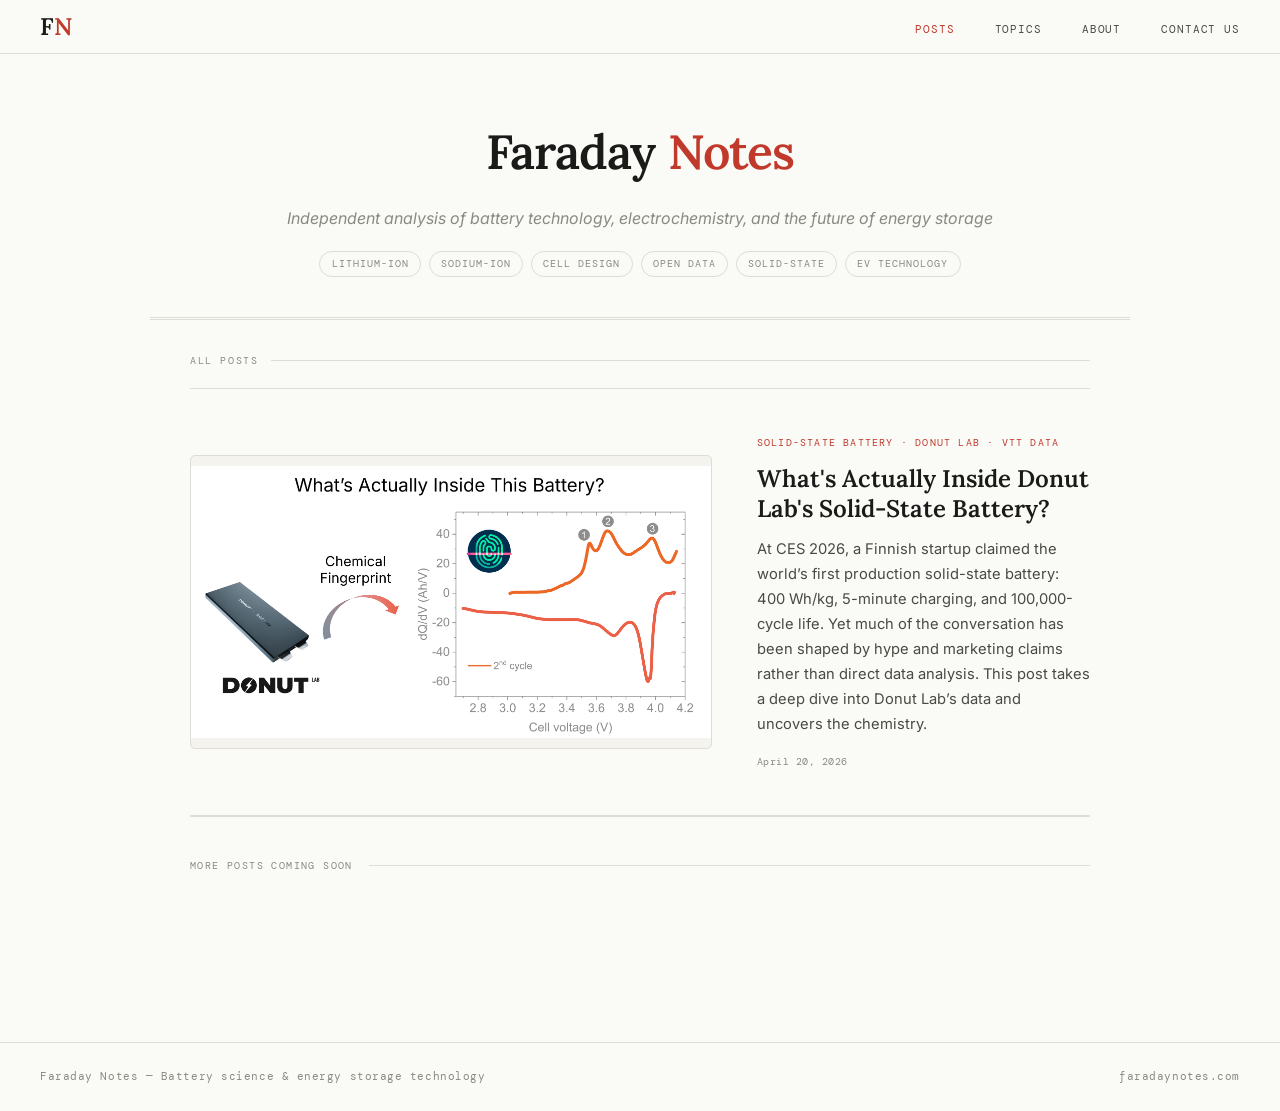
<file: index.html>
<!DOCTYPE html>
<html lang="en"> 
<head>
<meta charset="UTF-8">
<meta name="viewport" content="width=device-width, initial-scale=1.0">
<title>Faraday Notes — Independent Analysis of Battery Technology, Electrochemistry, and the Future of Energy Storage</title>
<meta name="description" content="Deep dives into lithium-ion, sodium-ion, and next-gen batteries — breaking down what's real, what's hype, and what the data actually shows.">

<!-- Open Graph -->
<meta property="og:type" content="website">
<meta property="og:url" content="https://faradaynotes.com/">
<meta property="og:title" content="The Truth Behind the Battery Headlines">
<meta property="og:description" content="Independent analysis of lithium-ion, sodium-ion, and solid-state batteries through real electrochemical data and degradation diagnostics.">
<meta property="og:image" content="https://faradaynotes.com/og-default.png">
<meta name="twitter:card" content="summary_large_image">
<meta name="twitter:title" content="The Truth Behind the Battery Headlines — Faraday Notes">
<meta name="twitter:description" content="Deep dives into lithium-ion, sodium-ion, and next-gen batteries — breaking down what's real, what's hype, and what the data actually shows.">
<meta name="twitter:image" content="https://faradaynotes.com/og-default.png">

<!-- Google Analytics -->
<script async src="https://www.googletagmanager.com/gtag/js?id=G-0CN9KHP8L1"></script>
<script>
  window.dataLayer = window.dataLayer || [];
  function gtag(){dataLayer.push(arguments);}
  gtag('js', new Date());
  gtag('config', 'G-0CN9KHP8L1');
</script>

<link rel="icon" type="image/png" href="favicon.png">
<link rel="icon" type="image/svg+xml" href="data:image/svg+xml,<svg xmlns='http://www.w3.org/2000/svg' viewBox='0 0 32 32'><rect width='32' height='32' fill='%23fafaf7' rx='4'/><text x='1' y='25' font-family='Georgia,serif' font-size='23' font-weight='700' fill='%231a1a18'>F</text><text x='15' y='25' font-family='Georgia,serif' font-size='23' font-weight='700' fill='%23c0392b'>N</text></svg>">
<link rel="preconnect" href="https://fonts.googleapis.com">
<link rel="preconnect" href="https://fonts.gstatic.com" crossorigin>
<link rel="stylesheet" href="https://fonts.googleapis.com/css2?family=Lora:ital,wght@0,400;0,600;1,400&family=DM+Mono:wght@400;500&family=Inter:wght@300;400;600&display=swap">
<link rel="stylesheet" href="style.css">
<style>
  .masthead {
    border-bottom: 3px double var(--rule);
    padding: 3.5rem 2.5rem 2.5rem;
    text-align: center;
    max-width: var(--wide);
    margin: 0 auto;
  }
  .masthead-title {
    font-family: var(--display);
    font-size: 3rem;
    font-weight: 600;
    letter-spacing: -0.02em;
    color: var(--ink);
    margin-bottom: 0.6rem;
  }
  .masthead-title span { color: var(--accent); }
  .masthead-tagline {
    font-size: 1rem;
    font-style: italic;
    color: var(--ink-faint);
    margin-bottom: 1.2rem;
  }
  .masthead-topics {
    display: flex;
    justify-content: center;
    gap: 0.5rem;
    flex-wrap: wrap;
  }
  .topic-pill {
    font-family: var(--mono);
    font-size: 10px;
    letter-spacing: 0.1em;
    text-transform: uppercase;
    color: var(--ink-faint);
    border: 1px solid var(--rule);
    padding: 0.2rem 0.7rem;
    border-radius: 20px;
  }

  /* ── Post feed ── */
  .posts-section {
    max-width: var(--wide);
    margin: 0 auto;
    padding: 2rem 2.5rem 4rem;
  }
  .post-list {
    display: flex;
    flex-direction: column;
  }

  .post-card {
    display: grid;
    grid-template-columns: 58% 1fr;
    gap: 2.8rem;
    align-items: center;
    padding: 2.8rem 0;
    border-top: 1px solid var(--rule);
    text-decoration: none;
    color: inherit;
    transition: border-color 0.15s;
  }
  .post-card:last-child { border-bottom: 1px solid var(--rule); }
  .post-card:hover { border-color: var(--accent); }
  .post-card:hover .post-card-title { color: var(--accent); }

  .post-card-thumb {
    aspect-ratio: 16 / 9;
    border: 1px solid var(--rule);
    border-radius: 5px;
    overflow: hidden;
    background: var(--paper-warm);
    display: flex;
    align-items: center;
    justify-content: center;
  }
  .post-card-thumb img {
    width: 100%;
    height: 100%;
    object-fit: contain;
    display: block;
    transition: transform 0.3s ease;
  }
  .post-card:hover .post-card-thumb img { transform: scale(1.02); }

  .post-card-tag {
    font-family: var(--mono);
    font-size: 10px;
    letter-spacing: 0.12em;
    text-transform: uppercase;
    color: var(--accent);
    margin-bottom: 0.8rem;
  }
  .post-card-title {
    font-family: var(--display);
    font-size: 1.5rem;
    font-weight: 600;
    line-height: 1.22;
    margin-bottom: 0.85rem;
    color: var(--ink);
    transition: color 0.15s;
  }
  .post-card-excerpt {
    font-size: 0.92rem;
    color: var(--ink-light);
    line-height: 1.7;
    margin-bottom: 1rem;
  }
  .post-card-meta {
    font-family: var(--mono);
    font-size: 10px;
    color: var(--ink-faint);
    letter-spacing: 0.05em;
    display: flex;
    gap: 1.2rem;
  }

  /* ── Coming soon ── */
  .coming-soon {
    border-top: 1px solid var(--rule);
    padding: 2.5rem 0;
    display: flex;
    align-items: center;
    gap: 1rem;
  }
  .coming-soon::after {
    content: '';
    flex: 1;
    height: 1px;
    background: var(--rule);
  }
  .coming-soon-text {
    font-family: var(--mono);
    font-size: 10px;
    letter-spacing: 0.14em;
    text-transform: uppercase;
    color: var(--ink-faint);
    white-space: nowrap;
  }

  .load-more-btn {
    font-family: var(--mono);
    font-size: 11px;
    letter-spacing: 0.08em;
    text-transform: uppercase;
    color: var(--ink);
    background: none;
    border: 1px solid var(--rule);
    padding: 0.65rem 1.6rem;
    border-radius: 2px;
    cursor: pointer;
    transition: border-color 0.15s, color 0.15s;
  }
  .load-more-btn:hover { border-color: var(--accent); color: var(--accent); }

  @media (max-width: 800px) {
    .masthead-title { font-size: 2rem; }
    .post-card { grid-template-columns: 1fr; gap: 1.4rem; padding: 2rem 0; }
    .post-card-title { font-size: 1.3rem; }
  }
  @media (max-width: 500px) {
    .posts-section { padding: 1.5rem 1.2rem 3rem; }
    .masthead { padding: 2.5rem 1.2rem 2rem; }
  }
</style>
<script>
(function () {
  const PAGE_SIZE = 8;
  let allPosts = [];
  let rendered = 0;

  function formatDate(iso) {
    const d = new Date(iso + 'T00:00:00Z');
    return d.toLocaleDateString('en-US', { year: 'numeric', month: 'long', day: 'numeric', timeZone: 'UTC' });
  }

  function postThumb(slug) { return 'posts/' + slug + '/thumbnail.png'; }
  function postHref(slug)  { return 'posts/' + slug + '/'; }

  function makeCard(post) {
    const a = document.createElement('a');
    a.className = 'post-card';
    a.href = postHref(post.slug);
    a.innerHTML =
      '<div class="post-card-thumb">' +
        '<img src="' + postThumb(post.slug) + '" alt="' + post.title.replace(/"/g, '&quot;') + '" loading="lazy">' +
      '</div>' +
      '<div class="post-card-body">' +
        '<div class="post-card-tag">' + post.tags + '</div>' +
        '<div class="post-card-title">' + post.title + '</div>' +
        '<div class="post-card-excerpt">' + post.excerpt + '</div>' +
        '<div class="post-card-meta">' +
          '<span>' + formatDate(post.date) + '</span>' +
        '</div>' +
      '</div>';
    return a;
  }

  function renderPage() {
    const list = document.getElementById('post-list');
    const next = allPosts.slice(rendered, rendered + PAGE_SIZE);
    next.forEach(function (post) { list.appendChild(makeCard(post)); });
    rendered += next.length;

    const wrap = document.getElementById('load-more-wrap');
    if (rendered < allPosts.length) {
      wrap.style.display = 'block';
    } else {
      // Show coming soon when all posts are rendered
      wrap.style.display = 'none';
      const cs = document.getElementById('coming-soon');
      if (cs) cs.style.display = 'flex';
    }
  }

  fetch('posts/posts.json')
    .then(function (r) { return r.json(); })
    .then(function (posts) {
      if (!posts || !posts.length) return;
      allPosts = posts;
      renderPage();
    })
    .catch(function () {});

  document.addEventListener('click', function (e) {
    if (e.target && e.target.id === 'load-more-btn') renderPage();
  });
})();
</script>
<link rel="canonical" href="https://faradaynotes.com/">
</head>
<body>
<nav>
  <a class="nav-brand" href="/">F<span>N</span></a>
  <ul class="nav-links">
    <li><a href="/" class="active">Posts</a></li>
    <li><a href="topics.html">Topics</a></li>
    <li><a href="about.html">About</a></li>
    <li><a href="contact.html">Contact Us</a></li>
  </ul>
</nav>

<div class="masthead">
  <h1 class="masthead-title">Faraday <span>Notes</span></h1>
  <p class="masthead-tagline">Independent analysis of battery technology, electrochemistry, and the future of energy storage</p>
  <div class="masthead-topics">
    <span class="topic-pill">Lithium-Ion</span>
    <span class="topic-pill">Sodium-Ion</span>
    <span class="topic-pill">Cell Design</span>
    <span class="topic-pill">Open Data</span>
    <span class="topic-pill">Solid-State</span>
    <span class="topic-pill">EV Technology</span>
  </div>
</div>

<div class="posts-section">
  <div class="section-label">All Posts</div>
  <div class="post-list" id="post-list"></div>
  <div id="coming-soon" class="coming-soon" style="display:none;">
    <span class="coming-soon-text">More posts coming soon</span>
  </div>
  <div id="load-more-wrap" style="text-align:center; padding: 1.5rem 0 0; display:none;">
    <button id="load-more-btn" class="load-more-btn">Load more</button>
  </div>
</div>

<footer>
  <span>Faraday Notes — Battery science & energy storage technology</span>
  <span>faradaynotes.com</span>
</footer>
</body>
</html>
</file>
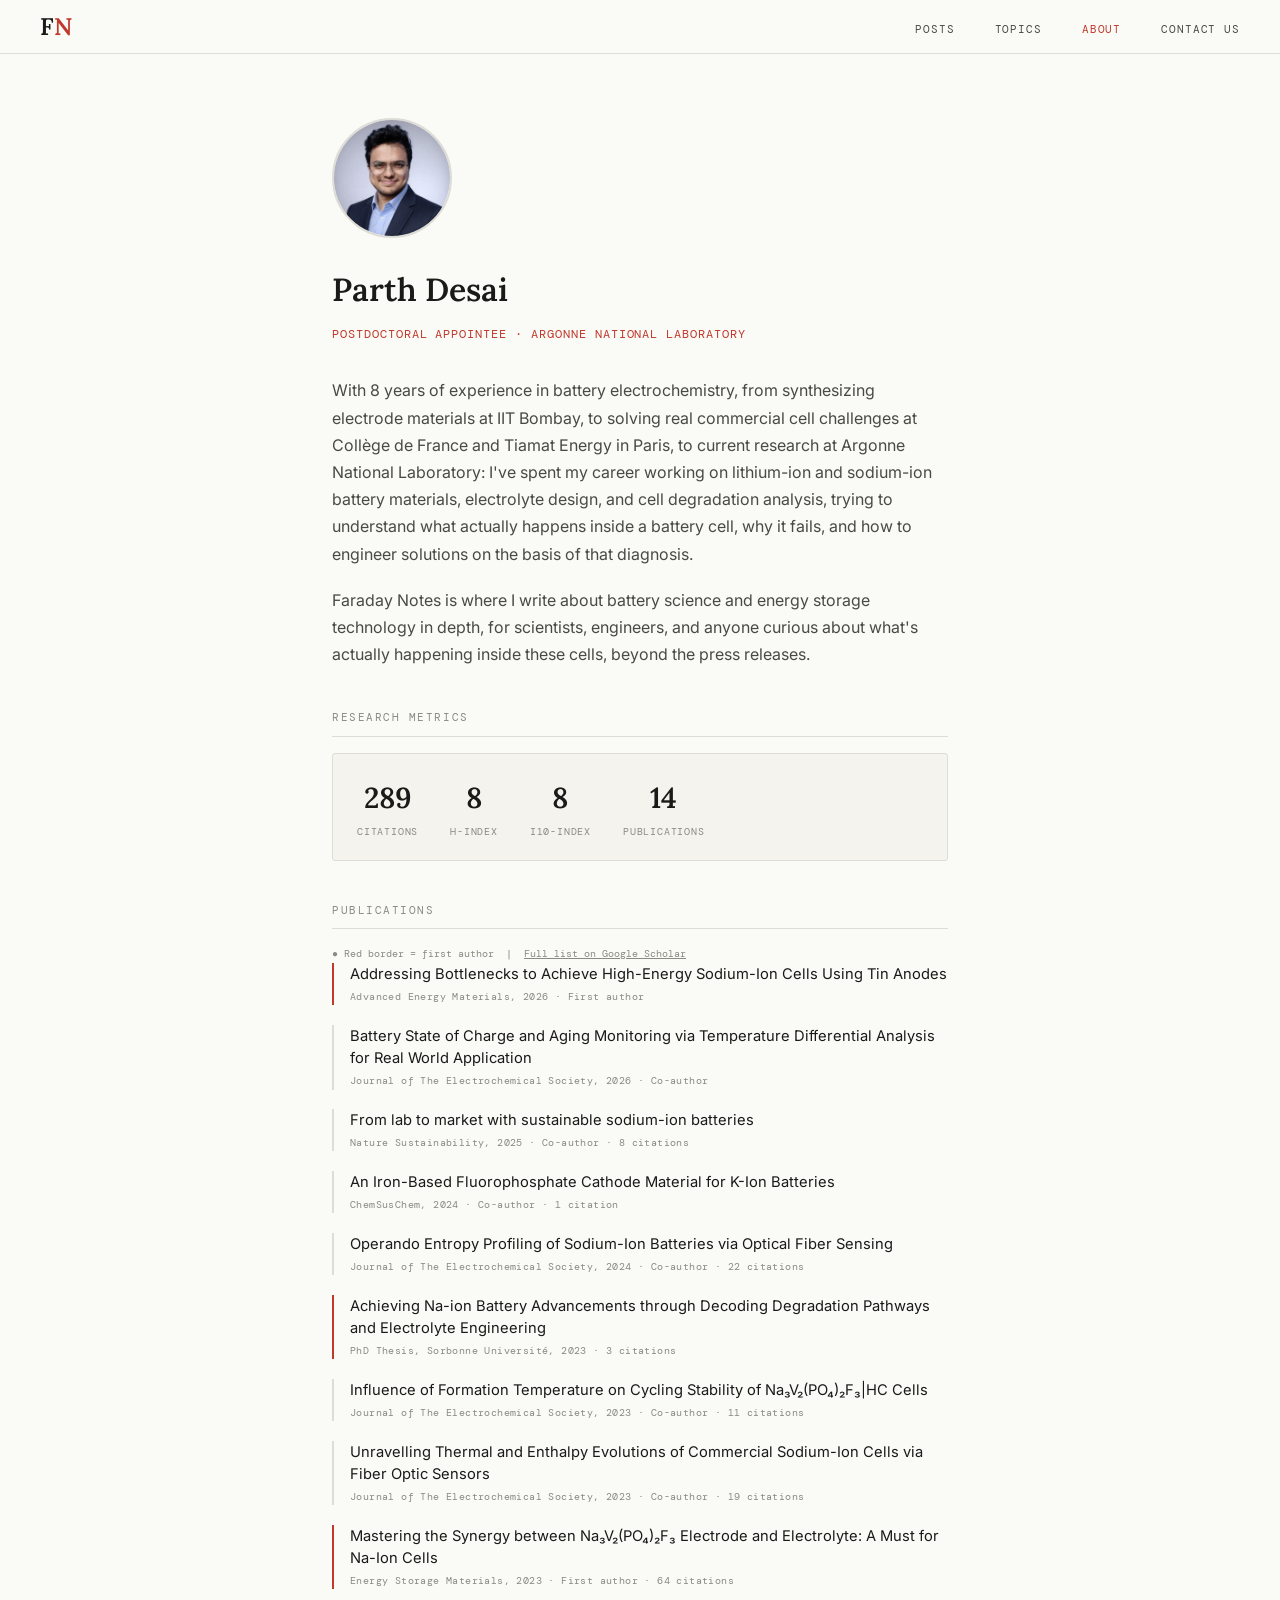
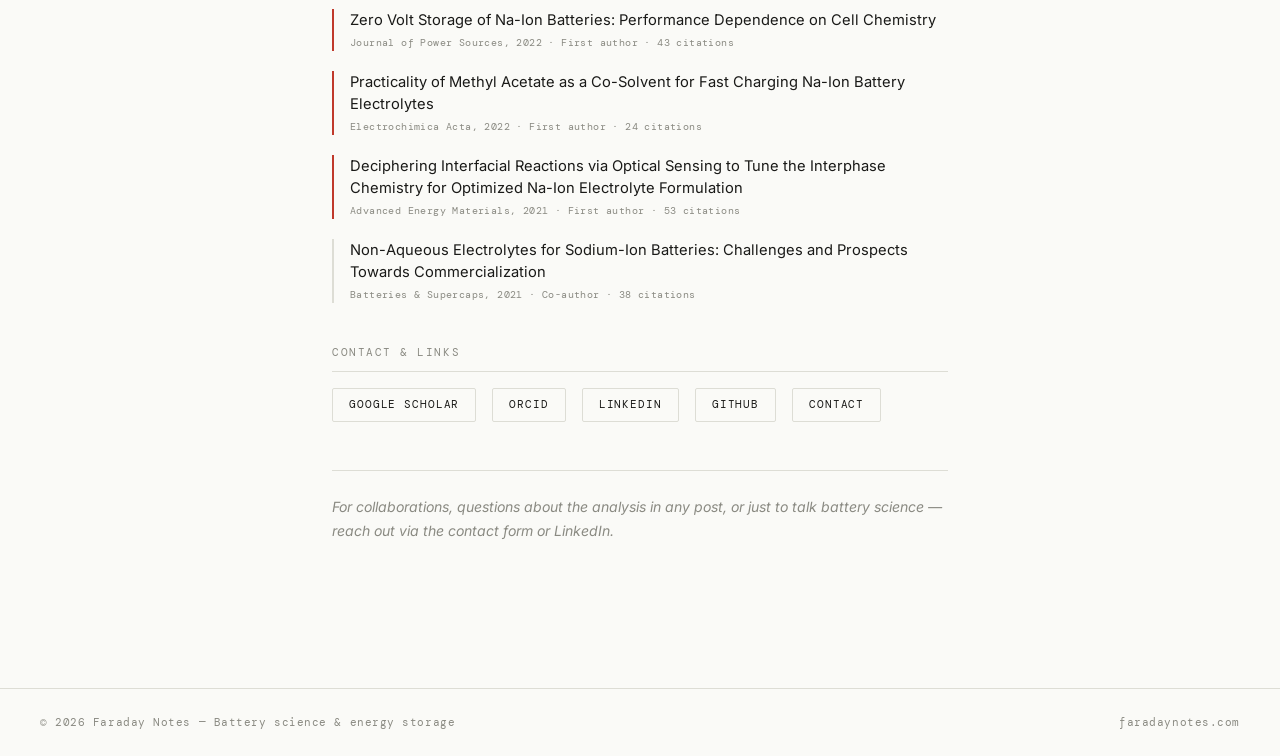
<file: about.html>
<!DOCTYPE html>
<html lang="en">
<head>
<meta charset="UTF-8">
<meta name="viewport" content="width=device-width, initial-scale=1.0">
<title>About — Faraday Notes | Parth Desai, Battery Electrochemist</title>
<meta name="description" content="Written by Parth Desai, Postdoctoral Appointee at Argonne National Laboratory. 14 publications, 289 citations. Independent analysis of battery technology through real electrochemical data.">
<link rel="icon" type="image/png" href="favicon.png">
<link rel="icon" type="image/svg+xml" href="data:image/svg+xml,<svg xmlns='http://www.w3.org/2000/svg' viewBox='0 0 32 32'><rect width='32' height='32' fill='%23fafaf7' rx='4'/><text x='1' y='25' font-family='Georgia,serif' font-size='23' font-weight='700' fill='%231a1a18'>F</text><text x='15' y='25' font-family='Georgia,serif' font-size='23' font-weight='700' fill='%23c0392b'>N</text></svg>">
<link rel="preconnect" href="https://fonts.googleapis.com">
<link rel="preconnect" href="https://fonts.gstatic.com" crossorigin>
<link rel="stylesheet" href="https://fonts.googleapis.com/css2?family=Lora:ital,wght@0,400;0,600;1,400&family=DM+Mono:wght@400;500&family=Inter:wght@300;400;600&display=swap">
<link rel="stylesheet" href="style.css">
<!-- Open Graph -->
<meta property="og:type" content="website">
<meta property="og:url" content="https://faradaynotes.com/about.html">
<meta property="og:title" content="The Truth Behind the Battery Headlines">
<meta property="og:description" content="Who's Behind Faraday Notes — a battery scientist with experience at Argonne National Laboratory, Tiamat Energy, Collège de France, and IIT Bombay, analyzing cells through real data.">
<meta property="og:image" content="https://faradaynotes.com/og-default.png">
<meta name="twitter:card" content="summary_large_image">
<meta name="twitter:title" content="The Truth Behind the Battery Headlines — Faraday Notes">
<meta name="twitter:description" content="Who's Behind Faraday Notes — a battery scientist with experience at Argonne National Laboratory, Tiamat Energy, Collège de France, and IIT Bombay, analyzing cells through real data.">
<meta name="twitter:image" content="https://faradaynotes.com/og-default.png">

<!-- Google Analytics -->
<script async src="https://www.googletagmanager.com/gtag/js?id=G-0CN9KHP8L1"></script>
<script>
  window.dataLayer = window.dataLayer || [];
  function gtag(){dataLayer.push(arguments);}
  gtag('js', new Date());
  gtag('config', 'G-0CN9KHP8L1');
</script>
<style>
  .about-page { max-width: var(--col); margin: 0 auto; padding: 4rem 2rem 5rem; }
  .about-photo { width: 120px; height: 120px; border-radius: 50%; object-fit: cover; object-position: center top; border: 2px solid var(--rule); margin-bottom: 1.5rem; display: block; }
  .about-page h1 { font-family: var(--display); font-size: 2rem; font-weight: 600; margin-bottom: 0.4rem; }
  .about-position { font-family: var(--mono); font-size: 12px; letter-spacing: 0.08em; color: var(--accent); text-transform: uppercase; margin-bottom: 2rem; }
  .about-bio { font-size: 1rem; color: var(--ink-light); line-height: 1.7; margin-bottom: 1.2rem; }
  .about-section-title { font-family: var(--mono); font-size: 11px; letter-spacing: 0.14em; text-transform: uppercase; color: var(--ink-faint); margin: 2.5rem 0 1rem; border-bottom: 1px solid var(--rule); padding-bottom: 0.5rem; }
  .stats-bar { display: flex; gap: 2rem; margin-bottom: 2rem; padding: 1.2rem 1.5rem; background: var(--paper-warm); border: 1px solid var(--rule); border-radius: 3px; flex-wrap: wrap; }
  .stat { text-align: center; }
  .stat-num { font-family: var(--display); font-size: 1.8rem; font-weight: 600; color: var(--ink); }
  .stat-label { font-family: var(--mono); font-size: 10px; color: var(--ink-faint); letter-spacing: 0.08em; text-transform: uppercase; }
  .pub-item { margin-bottom: 1.2rem; padding-left: 1rem; border-left: 2px solid var(--rule); }
  .pub-item.first-author { border-left-color: var(--accent); }
  .pub-title { font-size: 0.92rem; color: var(--ink); line-height: 1.5; margin-bottom: 0.2rem; }
  .pub-journal { font-family: var(--mono); font-size: 10px; color: var(--ink-faint); letter-spacing: 0.04em; }
  .pub-note { font-family: var(--mono); font-size: 10px; color: var(--ink-faint); margin-top: 0.8rem; }
  .contact-links { display: flex; gap: 1rem; flex-wrap: wrap; margin-top: 1rem; }
  .contact-link { font-family: var(--mono); font-size: 11px; letter-spacing: 0.08em; text-transform: uppercase; color: var(--ink); text-decoration: none; border: 1px solid var(--rule); padding: 0.4rem 1rem; border-radius: 2px; transition: all 0.15s; }
  .contact-link:hover { border-color: var(--accent); color: var(--accent); }
  .about-note { font-size: 0.88rem; font-style: italic; color: var(--ink-faint); margin-top: 3rem; padding-top: 1.5rem; border-top: 1px solid var(--rule); }
</style>
<link rel="canonical" href="https://faradaynotes.com/about.html">
</head>
<body>
<nav>
  <a class="nav-brand" href="/">F<span>N</span></a>
  <ul class="nav-links">
    <li><a href="/">Posts</a></li>
    <li><a href="topics.html">Topics</a></li>
    <li><a href="about.html" class="active">About</a></li>
    <li><a href="contact.html">Contact Us</a></li>
  </ul>
</nav>

<div class="about-page">

  <img class="about-photo" src="photo.jpg" alt="Parth Desai">

  <h1>Parth Desai</h1>
  <div class="about-position">Postdoctoral Appointee · Argonne National Laboratory</div>

  <p class="about-bio">
    With 8 years of experience in battery electrochemistry, from synthesizing electrode materials at IIT Bombay, to solving real commercial cell challenges at Collège de France and Tiamat Energy in Paris, to current research at Argonne National Laboratory: I've spent my career working on lithium-ion and sodium-ion battery materials, electrolyte design, and cell degradation analysis, trying to understand what actually happens inside a battery cell, why it fails, and how to engineer solutions on the basis of that diagnosis.
  </p>
  <p class="about-bio">
    Faraday Notes is where I write about battery science and energy storage technology in depth, for scientists, engineers, and anyone curious about what's actually happening inside these cells, beyond the press releases.
  </p>

  <div class="about-section-title">Research Metrics</div>
  <div class="stats-bar">
    <div class="stat"><div class="stat-num">289</div><div class="stat-label">Citations</div></div>
    <div class="stat"><div class="stat-num">8</div><div class="stat-label">h-index</div></div>
    <div class="stat"><div class="stat-num">8</div><div class="stat-label">i10-index</div></div>
    <div class="stat"><div class="stat-num">14</div><div class="stat-label">Publications</div></div>
  </div>

  <div class="about-section-title">Publications</div>
  <div class="pub-note">● Red border = first author &nbsp;|&nbsp; <a href="https://scholar.google.com/citations?user=_gFxUGMAAAAJ&hl=en" target="_blank" rel="noopener noreferrer" style="color:inherit;text-decoration:underline;">Full list on Google Scholar</a></div>

  <div class="pub-item first-author">
    <div class="pub-title">Addressing Bottlenecks to Achieve High-Energy Sodium-Ion Cells Using Tin Anodes</div>
    <div class="pub-journal">Advanced Energy Materials, 2026 · First author</div>
  </div>
  <div class="pub-item">
    <div class="pub-title">Battery State of Charge and Aging Monitoring via Temperature Differential Analysis for Real World Application</div>
    <div class="pub-journal">Journal of The Electrochemical Society, 2026 · Co-author</div>
  </div>
  <div class="pub-item">
    <div class="pub-title">From lab to market with sustainable sodium-ion batteries</div>
    <div class="pub-journal">Nature Sustainability, 2025 · Co-author · 8 citations</div>
  </div>
  <div class="pub-item">
    <div class="pub-title">An Iron-Based Fluorophosphate Cathode Material for K-Ion Batteries</div>
    <div class="pub-journal">ChemSusChem, 2024 · Co-author · 1 citation</div>
  </div>
  <div class="pub-item">
    <div class="pub-title">Operando Entropy Profiling of Sodium-Ion Batteries via Optical Fiber Sensing</div>
    <div class="pub-journal">Journal of The Electrochemical Society, 2024 · Co-author · 22 citations</div>
  </div>
  <div class="pub-item first-author">
    <div class="pub-title">Achieving Na-ion Battery Advancements through Decoding Degradation Pathways and Electrolyte Engineering</div>
    <div class="pub-journal">PhD Thesis, Sorbonne Université, 2023 · 3 citations</div>
  </div>
  <div class="pub-item">
    <div class="pub-title">Influence of Formation Temperature on Cycling Stability of Na₃V₂(PO₄)₂F₃|HC Cells</div>
    <div class="pub-journal">Journal of The Electrochemical Society, 2023 · Co-author · 11 citations</div>
  </div>
  <div class="pub-item">
    <div class="pub-title">Unravelling Thermal and Enthalpy Evolutions of Commercial Sodium-Ion Cells via Fiber Optic Sensors</div>
    <div class="pub-journal">Journal of The Electrochemical Society, 2023 · Co-author · 19 citations</div>
  </div>
  <div class="pub-item first-author">
    <div class="pub-title">Mastering the Synergy between Na₃V₂(PO₄)₂F₃ Electrode and Electrolyte: A Must for Na-Ion Cells</div>
    <div class="pub-journal">Energy Storage Materials, 2023 · First author · 64 citations</div>
  </div>
  <div class="pub-item first-author">
    <div class="pub-title">Zero Volt Storage of Na-Ion Batteries: Performance Dependence on Cell Chemistry</div>
    <div class="pub-journal">Journal of Power Sources, 2022 · First author · 43 citations</div>
  </div>
  <div class="pub-item first-author">
    <div class="pub-title">Practicality of Methyl Acetate as a Co-Solvent for Fast Charging Na-Ion Battery Electrolytes</div>
    <div class="pub-journal">Electrochimica Acta, 2022 · First author · 24 citations</div>
  </div>
  <div class="pub-item first-author">
    <div class="pub-title">Deciphering Interfacial Reactions via Optical Sensing to Tune the Interphase Chemistry for Optimized Na-Ion Electrolyte Formulation</div>
    <div class="pub-journal">Advanced Energy Materials, 2021 · First author · 53 citations</div>
  </div>
  <div class="pub-item">
    <div class="pub-title">Non-Aqueous Electrolytes for Sodium-Ion Batteries: Challenges and Prospects Towards Commercialization</div>
    <div class="pub-journal">Batteries & Supercaps, 2021 · Co-author · 38 citations</div>
  </div>


  <div class="about-section-title">Contact & Links</div>
  <div class="contact-links">
    <a class="contact-link" href="https://scholar.google.com/citations?user=_gFxUGMAAAAJ&hl=en" target="_blank" rel="noopener noreferrer">Google Scholar</a>
    <a class="contact-link" href="https://orcid.org/0000-0003-0528-5538" target="_blank" rel="noopener noreferrer">ORCID</a>
    <a class="contact-link" href="https://www.linkedin.com/in/parth03/" target="_blank" rel="noopener noreferrer">LinkedIn</a>
    <a class="contact-link" href="https://github.com/faradaynotes" target="_blank" rel="noopener noreferrer">GitHub</a>
    <a class="contact-link" href="contact.html">Contact</a>
  </div>

  <p class="about-note">
    For collaborations, questions about the analysis in any post, or just to talk battery science — reach out via the contact form or LinkedIn.
  </p>

</div>

<footer>
  <span>© 2026 Faraday Notes — Battery science &amp; energy storage</span>
  <span><a href="https://faradaynotes.com" style="color:inherit;text-decoration:none;">faradaynotes.com</a></span>
</footer>
</body>
</html>
</file>
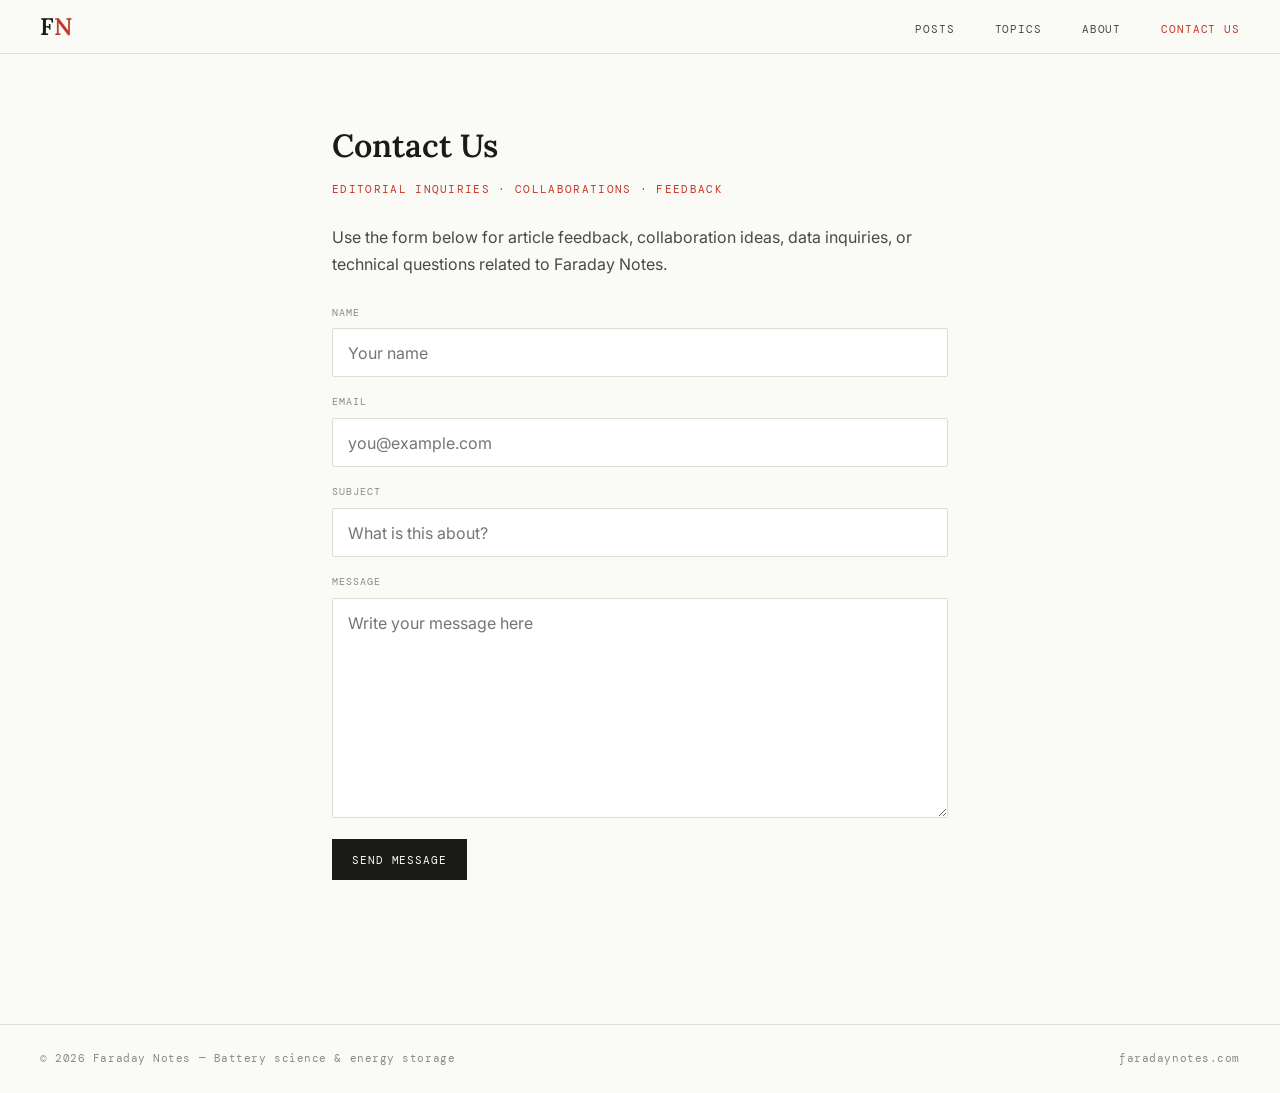
<file: contact.html>
<!DOCTYPE html>
<html lang="en">
<head>
<meta charset="UTF-8">
<meta name="viewport" content="width=device-width, initial-scale=1.0">
<title>Contact Us — Faraday Notes</title>
<meta name="description" content="Get in touch with Faraday Notes — for article feedback, collaboration ideas, or questions about battery electrochemistry and energy storage research.">
<link rel="icon" type="image/png" href="favicon.png">
<link rel="icon" type="image/svg+xml" href="data:image/svg+xml,<svg xmlns='http://www.w3.org/2000/svg' viewBox='0 0 32 32'><rect width='32' height='32' fill='%23fafaf7' rx='4'/><text x='1' y='25' font-family='Georgia,serif' font-size='23' font-weight='700' fill='%231a1a18'>F</text><text x='15' y='25' font-family='Georgia,serif' font-size='23' font-weight='700' fill='%23c0392b'>N</text></svg>">
<link rel="preconnect" href="https://fonts.googleapis.com">
<link rel="preconnect" href="https://fonts.gstatic.com" crossorigin>
<link rel="stylesheet" href="https://fonts.googleapis.com/css2?family=Lora:ital,wght@0,400;0,600;1,400&family=DM+Mono:wght@400;500&family=Inter:wght@300;400;600&display=swap">
<link rel="stylesheet" href="style.css">
<!-- Open Graph -->
<meta property="og:type" content="website">
<meta property="og:url" content="https://faradaynotes.com/contact.html">
<meta property="og:title" content="The Truth Behind the Battery Headlines">
<meta property="og:description" content="Get in touch with Faraday Notes — for article feedback, collaboration ideas, or questions about battery electrochemistry and energy storage research.">
<meta property="og:image" content="https://faradaynotes.com/og-default.png">
<meta name="twitter:card" content="summary_large_image">
<meta name="twitter:title" content="The Truth Behind the Battery Headlines — Faraday Notes">
<meta name="twitter:description" content="Get in touch with Faraday Notes — for article feedback, collaboration ideas, or questions about battery electrochemistry and energy storage research.">
<meta name="twitter:image" content="https://faradaynotes.com/og-default.png">

<!-- Google Analytics -->
<script async src="https://www.googletagmanager.com/gtag/js?id=G-0CN9KHP8L1"></script>
<script>
  window.dataLayer = window.dataLayer || [];
  function gtag(){dataLayer.push(arguments);}
  gtag('js', new Date());
  gtag('config', 'G-0CN9KHP8L1');
</script>
<style>
  .contact-page { max-width: var(--col); margin: 0 auto; padding: 4rem 2rem 5rem; }
  .contact-page h1 { font-family: var(--display); font-size: 2rem; font-weight: 600; margin-bottom: 0.4rem; }
  .contact-kicker { font-family: var(--mono); font-size: 11px; letter-spacing: 0.12em; color: var(--accent); text-transform: uppercase; margin-bottom: 1.5rem; }
  .contact-intro { font-size: 1rem; color: var(--ink-light); line-height: 1.7; margin-bottom: 1.6rem; }
  .contact-note { background: var(--paper-warm); border: 1px solid var(--rule); padding: 1rem 1.1rem; margin-bottom: 1.8rem; font-size: 0.9rem; color: var(--ink-light); }
  .contact-form { display: grid; gap: 1rem; }
  .form-row { display: grid; gap: 0.45rem; }
  .form-row label { font-family: var(--mono); font-size: 10px; letter-spacing: 0.1em; text-transform: uppercase; color: var(--ink-faint); }
  .form-row input, .form-row textarea {
    width: 100%;
    background: #fff;
    border: 1px solid var(--rule);
    color: var(--ink);
    font-family: var(--serif);
    font-size: 1rem;
    padding: 0.85rem 0.95rem;
    border-radius: 2px;
  }
  .form-row input:focus, .form-row textarea:focus {
    outline: none;
    border-color: var(--accent);
    box-shadow: 0 0 0 3px rgba(192,57,43,0.08);
  }
  .form-row textarea { min-height: 220px; resize: vertical; }
  .contact-actions { display: flex; align-items: center; gap: 1rem; flex-wrap: wrap; margin-top: 0.3rem; }
  .submit-btn {
    appearance: none;
    border: 1px solid var(--ink);
    background: var(--ink);
    color: var(--paper);
    font-family: var(--mono);
    font-size: 11px;
    letter-spacing: 0.08em;
    text-transform: uppercase;
    padding: 0.8rem 1.2rem;
    cursor: pointer;
    transition: all 0.15s;
  }
  .submit-btn:hover { background: var(--accent); border-color: var(--accent); }
</style>
<link rel="canonical" href="https://faradaynotes.com/contact.html">
</head>
<body>
<nav>
  <a class="nav-brand" href="/">F<span>N</span></a>
  <ul class="nav-links">
    <li><a href="/">Posts</a></li>
    <li><a href="topics.html">Topics</a></li>
    <li><a href="about.html">About</a></li>
    <li><a href="contact.html" class="active">Contact Us</a></li>
  </ul>
</nav>

<div class="contact-page">
  <h1>Contact Us</h1>
  <div class="contact-kicker">Editorial inquiries · collaborations · feedback</div>
  <p class="contact-intro">Use the form below for article feedback, collaboration ideas, data inquiries, or technical questions related to Faraday Notes.</p>



  <div id="success-message" class="contact-note" style="display:none; border-color: rgba(46, 125, 50, 0.18); background: #f6fbf6; color: #2f5d34;">
    Message sent successfully. Thank you for reaching out.
  </div>

<form class="contact-form" action="https://formspree.io/f/mnjobyoj" method="POST">
    <div class="form-row">
      <label for="name">Name</label>
      <input id="name" name="name" type="text" placeholder="Your name" required>
    </div>

    <div class="form-row">
      <label for="email">Email</label>
      <input id="email" name="email" type="email" placeholder="you@example.com" required>
    </div>

    <div class="form-row">
      <label for="subject">Subject</label>
      <input id="subject" name="subject" type="text" placeholder="What is this about?" required>
    </div>

    <div class="form-row">
      <label for="message">Message</label>
      <textarea id="message" name="message" placeholder="Write your message here" required></textarea>
    </div>

    <input type="hidden" name="_subject" value="New Faraday Notes contact form submission">
    <input type="hidden" name="_next" value="https://faradaynotes.com/contact.html?submitted=true">

    <div class="contact-actions">
      <button class="submit-btn" type="submit">Send message</button>
    </div>
  </form>
</div>

<script>
  if (window.location.search.includes('submitted=true')) {
    document.getElementById('success-message').style.display = 'block';
    document.querySelector('.contact-form').style.display = 'none';
  }
</script>

<footer>
  <span>© 2026 Faraday Notes — Battery science &amp; energy storage</span>
  <span><a href="https://faradaynotes.com" style="color:inherit;text-decoration:none;">faradaynotes.com</a></span>
</footer>
</body>
</html>
</file>
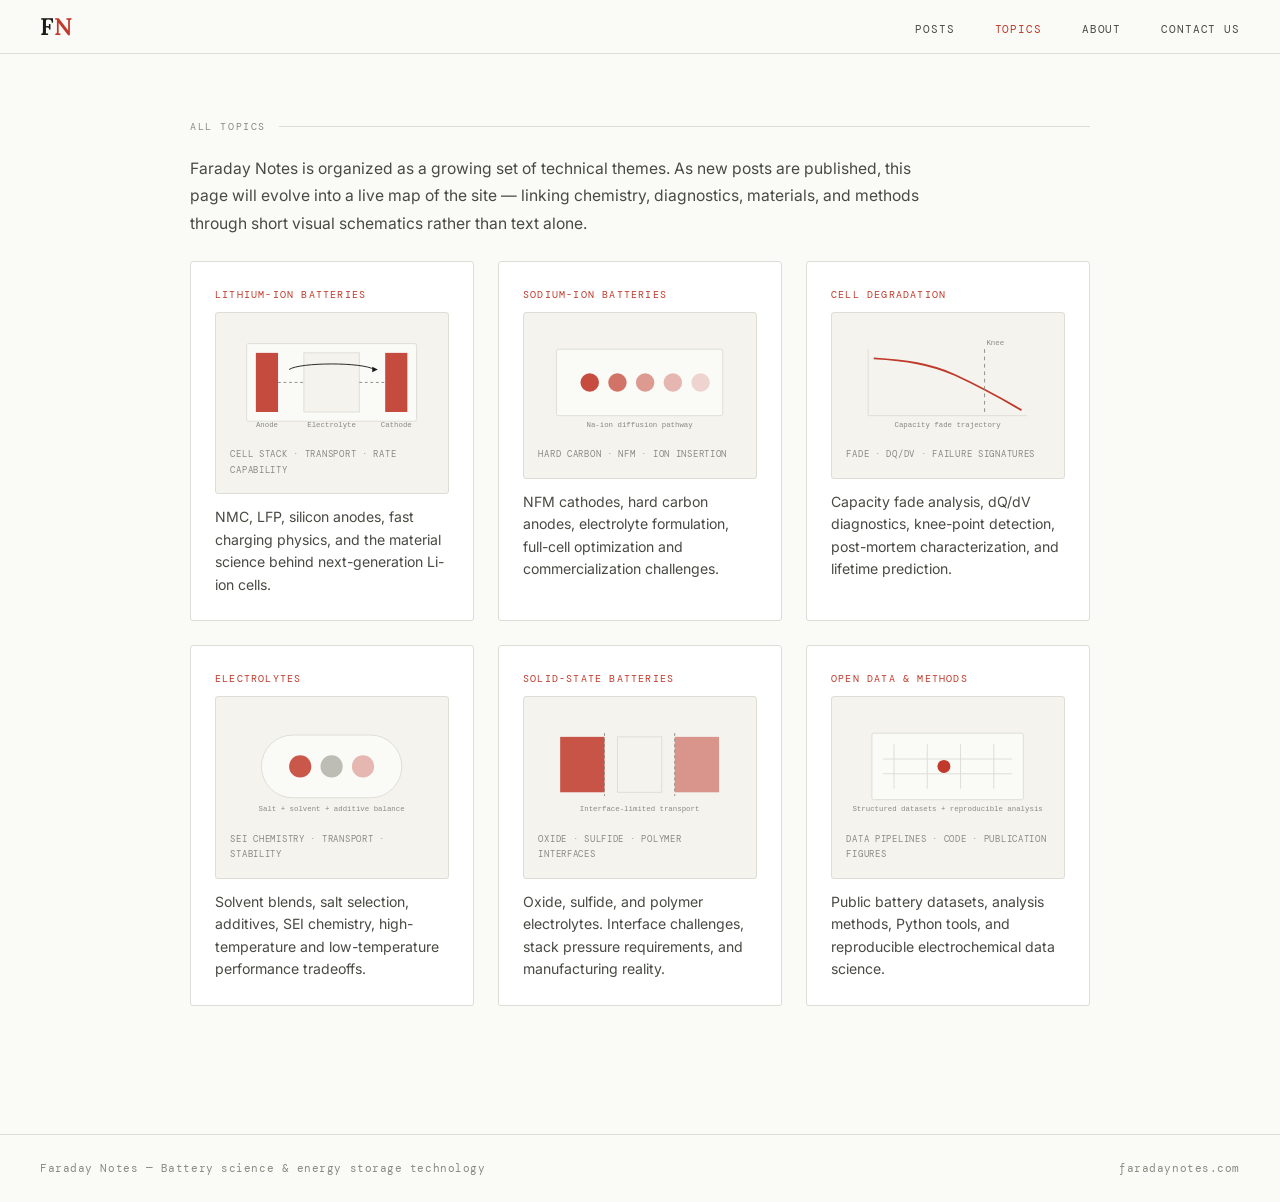
<file: topics.html>
<!DOCTYPE html>
<html lang="en">
<head>
<meta charset="UTF-8">
<meta name="viewport" content="width=device-width, initial-scale=1.0">
<title>Topics — Faraday Notes</title>
<meta name="description" content="Battery electrochemistry topics explored through data — lithium-ion, sodium-ion, solid-state, degradation, electrolytes, and open datasets.">
<link rel="icon" type="image/png" href="favicon.png">
<link rel="icon" type="image/svg+xml" href="data:image/svg+xml,<svg xmlns='http://www.w3.org/2000/svg' viewBox='0 0 32 32'><rect width='32' height='32' fill='%23fafaf7' rx='4'/><text x='1' y='25' font-family='Georgia,serif' font-size='23' font-weight='700' fill='%231a1a18'>F</text><text x='15' y='25' font-family='Georgia,serif' font-size='23' font-weight='700' fill='%23c0392b'>N</text></svg>">
<link rel="preconnect" href="https://fonts.googleapis.com">
<link rel="preconnect" href="https://fonts.gstatic.com" crossorigin>
<link rel="stylesheet" href="https://fonts.googleapis.com/css2?family=Lora:ital,wght@0,400;0,600;1,400&family=DM+Mono:wght@400;500&family=Inter:wght@300;400;600&display=swap">
<link rel="stylesheet" href="style.css">
<!-- Open Graph -->
<meta property="og:type" content="website">
<meta property="og:url" content="https://faradaynotes.com/topics.html">
<meta property="og:title" content="The Truth Behind the Battery Headlines">
<meta property="og:description" content="Battery electrochemistry topics explored through data — lithium-ion, sodium-ion, solid-state, degradation, electrolytes, and open datasets.">
<meta property="og:image" content="https://faradaynotes.com/og-default.png">
<meta name="twitter:card" content="summary_large_image">
<meta name="twitter:title" content="The Truth Behind the Battery Headlines — Faraday Notes">
<meta name="twitter:description" content="Battery electrochemistry topics explored through data — lithium-ion, sodium-ion, solid-state, degradation, electrolytes, and open datasets.">
<meta name="twitter:image" content="https://faradaynotes.com/og-default.png">

<!-- Google Analytics -->
<script async src="https://www.googletagmanager.com/gtag/js?id=G-0CN9KHP8L1"></script>
<script>
  window.dataLayer = window.dataLayer || [];
  function gtag(){dataLayer.push(arguments);}
  gtag('js', new Date());
  gtag('config', 'G-0CN9KHP8L1');
</script>
<style>
  .topics-page { max-width: var(--wide); margin: 0 auto; padding: 4rem 2.5rem; }
  h1.section-label { font-size: 10px; font-weight: 400; margin: 0 0 1.2rem 0; }
  .topics-intro { max-width: 760px; font-size: 0.98rem; color: var(--ink-light); line-height: 1.75; margin-bottom: 1.5rem; }
  .topic-grid { display: grid; grid-template-columns: 1fr 1fr 1fr; gap: 1.5rem; margin-top: 1rem; }
  .topic-card { border: 1px solid var(--rule); padding: 1.5rem; border-radius: 3px; background: #fff; }
  .topic-card p { font-size: 0.88rem; color: var(--ink-light); margin-top: 0.75rem; line-height: 1.6; }
  .topic-figure { background: var(--paper-warm); border: 1px solid var(--rule); padding: 0.9rem; border-radius: 3px; }
  .topic-figure svg { width: 100%; height: auto; display: block; }
  .topic-caption { font-family: var(--mono); font-size: 9px; letter-spacing: 0.08em; text-transform: uppercase; color: var(--ink-faint); margin-top: 0.6rem; }
  @media (max-width: 800px) { .topic-grid { grid-template-columns: 1fr; } }
</style>
<link rel="canonical" href="https://faradaynotes.com/topics.html">
</head>
<body>
<nav>
  <a class="nav-brand" href="/">F<span>N</span></a>
  <ul class="nav-links">
    <li><a href="/">Posts</a></li>
    <li><a href="topics.html" class="active">Topics</a></li>
    <li><a href="about.html">About</a></li>
    <li><a href="contact.html">Contact Us</a></li>
  </ul>
</nav>

<div class="topics-page">
  <h1 class="section-label">All Topics</h1>
  <p class="topics-intro">Faraday Notes is organized as a growing set of technical themes. As new posts are published, this page will evolve into a live map of the site — linking chemistry, diagnostics, materials, and methods through short visual schematics rather than text alone.</p>
  <div class="topic-grid">
    <div class="topic-card">
      <div class="post-tag">Lithium-Ion Batteries</div>
      <div class="topic-figure">
        <svg viewBox="0 0 220 120" aria-hidden="true">
          <rect x="18" y="18" width="184" height="84" rx="2" fill="#fafaf7" stroke="#ddddd5"/>
          <rect x="28" y="28" width="24" height="64" fill="#c0392b" opacity="0.9"/>
          <rect x="168" y="28" width="24" height="64" fill="#c0392b" opacity="0.9"/>
          <rect x="80" y="28" width="60" height="64" fill="#f4f3ee" stroke="#ddddd5"/>
          <line x1="52" y1="60" x2="80" y2="60" stroke="#8a8a82" stroke-dasharray="3 3"/>
          <line x1="140" y1="60" x2="168" y2="60" stroke="#8a8a82" stroke-dasharray="3 3"/>
          <text x="40" y="108" font-size="8" fill="#8a8a82" text-anchor="middle" font-family="monospace">Anode</text>
          <text x="110" y="108" font-size="8" fill="#8a8a82" text-anchor="middle" font-family="monospace">Electrolyte</text>
          <text x="180" y="108" font-size="8" fill="#8a8a82" text-anchor="middle" font-family="monospace">Cathode</text>
          <path d="M64 46 C76 38, 144 38, 156 46" stroke="#1a1a18" fill="none"/>
          <polygon points="154,43 160,46 154,49" fill="#1a1a18"/>
        </svg>
        <div class="topic-caption">Cell stack · transport · rate capability</div>
      </div>
      <p>NMC, LFP, silicon anodes, fast charging physics, and the material science behind next-generation Li-ion cells.</p>
    </div>
    <div class="topic-card">
      <div class="post-tag">Sodium-Ion Batteries</div>
      <div class="topic-figure">
        <svg viewBox="0 0 220 120" aria-hidden="true">
          <rect x="20" y="24" width="180" height="72" rx="2" fill="#fafaf7" stroke="#ddddd5"/>
          <circle cx="56" cy="60" r="10" fill="#c0392b" opacity="0.9"/>
          <circle cx="86" cy="60" r="10" fill="#c0392b" opacity="0.7"/>
          <circle cx="116" cy="60" r="10" fill="#c0392b" opacity="0.5"/>
          <circle cx="146" cy="60" r="10" fill="#c0392b" opacity="0.35"/>
          <circle cx="176" cy="60" r="10" fill="#c0392b" opacity="0.2"/>
          <text x="110" y="108" font-size="8" fill="#8a8a82" text-anchor="middle" font-family="monospace">Na-ion diffusion pathway</text>
        </svg>
        <div class="topic-caption">Hard carbon · NFM · ion insertion</div>
      </div>
      <p>NFM cathodes, hard carbon anodes, electrolyte formulation, full-cell optimization and commercialization challenges.</p>
    </div>
    <div class="topic-card">
      <div class="post-tag">Cell Degradation</div>
      <div class="topic-figure">
        <svg viewBox="0 0 220 120" aria-hidden="true">
          <line x1="24" y1="96" x2="196" y2="96" stroke="#ddddd5"/>
          <line x1="24" y1="24" x2="24" y2="96" stroke="#ddddd5"/>
          <path d="M30 34 C64 36, 92 40, 118 52 S166 76, 190 90" fill="none" stroke="#c0392b" stroke-width="2"/>
          <line x1="150" y1="24" x2="150" y2="96" stroke="#8a8a82" stroke-dasharray="4 4"/>
          <text x="152" y="20" font-size="8" fill="#8a8a82" font-family="monospace">Knee</text>
          <text x="110" y="108" font-size="8" fill="#8a8a82" text-anchor="middle" font-family="monospace">Capacity fade trajectory</text>
        </svg>
        <div class="topic-caption">Fade · dQ/dV · failure signatures</div>
      </div>
      <p>Capacity fade analysis, dQ/dV diagnostics, knee-point detection, post-mortem characterization, and lifetime prediction.</p>
    </div>
    <div class="topic-card">
      <div class="post-tag">Electrolytes</div>
      <div class="topic-figure">
        <svg viewBox="0 0 220 120" aria-hidden="true">
          <rect x="34" y="26" width="152" height="68" rx="34" fill="#fafaf7" stroke="#ddddd5"/>
          <circle cx="76" cy="60" r="12" fill="#c0392b" opacity="0.85"/>
          <circle cx="110" cy="60" r="12" fill="#8a8a82" opacity="0.55"/>
          <circle cx="144" cy="60" r="12" fill="#c0392b" opacity="0.35"/>
          <text x="110" y="108" font-size="8" fill="#8a8a82" text-anchor="middle" font-family="monospace">Salt + solvent + additive balance</text>
        </svg>
        <div class="topic-caption">SEI chemistry · transport · stability</div>
      </div>
      <p>Solvent blends, salt selection, additives, SEI chemistry, high-temperature and low-temperature performance tradeoffs.</p>
    </div>
    <div class="topic-card">
      <div class="post-tag">Solid-State Batteries</div>
      <div class="topic-figure">
        <svg viewBox="0 0 220 120" aria-hidden="true">
          <rect x="24" y="28" width="48" height="60" fill="#c0392b" opacity="0.85"/>
          <rect x="86" y="28" width="48" height="60" fill="#f4f3ee" stroke="#ddddd5"/>
          <rect x="148" y="28" width="48" height="60" fill="#c0392b" opacity="0.5"/>
          <line x1="72" y1="24" x2="72" y2="92" stroke="#8a8a82" stroke-dasharray="3 3"/>
          <line x1="148" y1="24" x2="148" y2="92" stroke="#8a8a82" stroke-dasharray="3 3"/>
          <text x="110" y="108" font-size="8" fill="#8a8a82" text-anchor="middle" font-family="monospace">Interface-limited transport</text>
        </svg>
        <div class="topic-caption">Oxide · sulfide · polymer interfaces</div>
      </div>
      <p>Oxide, sulfide, and polymer electrolytes. Interface challenges, stack pressure requirements, and manufacturing reality.</p>
    </div>
    <div class="topic-card">
      <div class="post-tag">Open Data & Methods</div>
      <div class="topic-figure">
        <svg viewBox="0 0 220 120" aria-hidden="true">
          <rect x="28" y="24" width="164" height="72" rx="2" fill="#fafaf7" stroke="#ddddd5"/>
          <line x1="52" y1="36" x2="52" y2="84" stroke="#ddddd5"/>
          <line x1="88" y1="36" x2="88" y2="84" stroke="#ddddd5"/>
          <line x1="124" y1="36" x2="124" y2="84" stroke="#ddddd5"/>
          <line x1="160" y1="36" x2="160" y2="84" stroke="#ddddd5"/>
          <line x1="40" y1="52" x2="180" y2="52" stroke="#ddddd5"/>
          <line x1="40" y1="68" x2="180" y2="68" stroke="#ddddd5"/>
          <circle cx="106" cy="60" r="7" fill="#c0392b"/>
          <text x="110" y="108" font-size="8" fill="#8a8a82" text-anchor="middle" font-family="monospace">Structured datasets + reproducible analysis</text>
        </svg>
        <div class="topic-caption">Data pipelines · code · publication figures</div>
      </div>
      <p>Public battery datasets, analysis methods, Python tools, and reproducible electrochemical data science.</p>
    </div>
  </div>
</div>

<footer>
  <span>Faraday Notes — Battery science & energy storage technology</span>
  <span>faradaynotes.com</span>
</footer>
</body>
</html>
</file>
<file: style.css>
/* =============================================================================
   Faraday Notes — Global Stylesheet
   Fonts: Inter (body), Lora (display/headings), DM Mono (labels/code/meta)
   ============================================================================= */

@import url('https://fonts.googleapis.com/css2?family=Lora:ital,wght@0,400;0,600;1,400&family=DM+Mono:ital,wght@0,400;0,500;1,400&family=Inter:wght@300;400;500;600&display=swap');

/* ── Design tokens ── */
:root {
  --ink:        #1a1a18;
  --ink-light:  #4a4a44;
  --ink-faint:  #8a8a82;
  --paper:      #fafaf7;
  --paper-warm: #f4f3ee;
  --accent:     #c0392b;
  --rule:       #ddddd5;
  --highlight:  #fff9c4;

  --mono:    'DM Mono', monospace;
  --serif:   'Inter', system-ui, sans-serif;
  --display: 'Lora', Georgia, serif;

  --col:  680px;
  --wide: 980px;
}

/* ── Reset ── */
*, *::before, *::after {
  box-sizing: border-box;
  margin: 0;
  padding: 0;
}

/* ── Base ── */
body {
  background: var(--paper);
  color: var(--ink);
  font-family: var(--serif);
  font-size: 18px;
  line-height: 1.75;
  -webkit-font-smoothing: antialiased;
  text-rendering: optimizeLegibility;
}

/* ── Navigation ── */
nav {
  border-bottom: 1px solid var(--rule);
  padding: 0 2.5rem;
  height: 54px;
  display: flex;
  align-items: center;
  justify-content: space-between;
  background: var(--paper);
  position: sticky;
  top: 0;
  z-index: 100;
}

.nav-brand {
  font-family: var(--display);
  font-size: 1.5rem;
  font-weight: 600;
  color: var(--ink);
  text-decoration: none;
  letter-spacing: -0.02em;
}

.nav-brand span { color: var(--accent); }

.nav-links {
  display: flex;
  gap: 2.5rem;
  list-style: none;
}

.nav-links a {
  font-family: var(--mono);
  font-size: 11px;
  letter-spacing: 0.08em;
  text-transform: uppercase;
  color: var(--ink-light);
  text-decoration: none;
  transition: color 0.15s;
}

.nav-links a:hover,
.nav-links a.active { color: var(--accent); }

/* ── Footer ── */
footer {
  border-top: 1px solid var(--rule);
  padding: 1.5rem 2.5rem;
  font-family: var(--mono);
  font-size: 11px;
  color: var(--ink-faint);
  letter-spacing: 0.05em;
  display: flex;
  justify-content: space-between;
  align-items: center;
  margin-top: 4rem;
}

/* ── Shared UI atoms ── */

.section-label {
  font-family: var(--mono);
  font-size: 10px;
  letter-spacing: 0.16em;
  text-transform: uppercase;
  color: var(--ink-faint);
  margin-bottom: 1.2rem;
  display: flex;
  align-items: center;
  gap: 0.8rem;
}

.section-label::after {
  content: '';
  flex: 1;
  height: 1px;
  background: var(--rule);
}

.post-tag {
  font-family: var(--mono);
  font-size: 10px;
  letter-spacing: 0.12em;
  text-transform: uppercase;
  color: var(--accent);
  margin-bottom: 0.5rem;
}

/* ── Homepage post list ── */
.post-list {
  display: flex;
  flex-direction: column;
}

.post-row {
  display: grid;
  grid-template-columns: 160px 1fr;
  gap: 1.6rem;
  align-items: start;
  padding: 1.6rem 0;
  border-top: 1px solid var(--rule);
  text-decoration: none;
  color: inherit;
  transition: border-color 0.15s;
}

.post-row:last-child { border-bottom: 1px solid var(--rule); }
.post-row:hover { border-color: var(--accent); }
.post-row:hover .post-row-title { color: var(--accent); }

.post-row-thumb {
  aspect-ratio: 16 / 9;
  border: 1px solid var(--rule);
  border-radius: 3px;
  overflow: hidden;
  background: var(--paper-warm);
}

.post-row-thumb img {
  width: 100%;
  height: 100%;
  object-fit: cover;
  display: block;
}

.post-row-tag {
  font-family: var(--mono);
  font-size: 10px;
  letter-spacing: 0.1em;
  text-transform: uppercase;
  color: var(--accent);
  margin-bottom: 0.45rem;
}

.post-row-title {
  font-family: var(--display);
  font-size: 1.05rem;
  font-weight: 600;
  line-height: 1.3;
  margin-bottom: 0.45rem;
  color: var(--ink);
  transition: color 0.15s;
}

.post-row-excerpt {
  font-size: 0.85rem;
  color: var(--ink-light);
  line-height: 1.6;
  margin-bottom: 0.6rem;
}

.post-row-meta {
  font-family: var(--mono);
  font-size: 10px;
  color: var(--ink-faint);
  letter-spacing: 0.04em;
  display: flex;
  gap: 1rem;
}

.post-meta {
  font-family: var(--mono);
  font-size: 10px;
  color: var(--ink-faint);
  letter-spacing: 0.04em;
}

.tag {
  font-family: var(--mono);
  font-size: 10px;
  letter-spacing: 0.1em;
  text-transform: uppercase;
  color: var(--ink-faint);
  border: 1px solid var(--rule);
  padding: 0.2rem 0.6rem;
  border-radius: 2px;
}

.back-btn {
  font-family: var(--mono);
  font-size: 11px;
  letter-spacing: 0.08em;
  text-transform: uppercase;
  color: var(--ink-faint);
  background: none;
  border: none;
  cursor: pointer;
  padding: 0;
  margin-bottom: 2rem;
  display: inline-block;
  text-decoration: none;
}

.back-btn:hover { color: var(--accent); }

/* =============================================================================
   Post layout — CSS Grid with named column lines
   Columns: screen (viewport) > page (~960px) > text (~680px)
   .post-body uses display:contents so its children join the grid directly.
   ============================================================================= */

.post-layout {
  display: grid;
  grid-template-columns:
    [screen-start] 1fr
    [page-start]   minmax(0, 140px)
    [text-start]   minmax(0, 680px)
    [text-end]     minmax(0, 140px)
    [page-end]     1fr
    [screen-end];
  row-gap: 0;
}

.post-layout > * { grid-column: text; }

/* ── Post header ── */
.post-header {
  grid-column: text;
  padding: 4rem 0 2.5rem;
  border-bottom: 1px solid var(--rule);
}

.post-category {
  font-family: var(--mono);
  font-size: 11px;
  letter-spacing: 0.14em;
  text-transform: uppercase;
  color: var(--accent);
  margin-bottom: 0.9rem;
}

.post-h1 {
  font-family: var(--display);
  font-size: 2.4rem;
  font-weight: 600;
  line-height: 1.18;
  margin-bottom: 1.1rem;
  letter-spacing: -0.01em;
}

.post-abstract {
  font-size: 1.05rem;
  font-style: italic;
  color: var(--ink-light);
  line-height: 1.72;
  margin-bottom: 1.6rem;
}

.post-byline {
  font-family: var(--mono);
  font-size: 11px;
  color: var(--ink-faint);
  letter-spacing: 0.04em;
  border-top: 1px solid var(--rule);
  padding-top: 1rem;
  display: flex;
  gap: 2rem;
  flex-wrap: wrap;
}

.small-note {
  font-size: 0.9rem;
  color: var(--ink-faint);
}

/* ── Hero image ── */
.hero-wrap {
  grid-column: page;
  padding: 2.5rem 0 0;
}

.hero-card {
  background: var(--paper-warm);
  border: 1px solid var(--rule);
  border-radius: 6px;
  overflow: hidden;
}

.hero-card img { width: 100%; display: block; }

/* ── Post body ── */
.post-body { display: contents; }

.post-body h2 {
  grid-column: text;
  font-family: var(--display);
  font-size: 1.42rem;
  font-weight: 600;
  margin: 3.2rem 0 0.9rem;
  border-left: 3px solid var(--accent);
  padding-left: 0.85rem;
}

.post-body h3 {
  grid-column: text;
  font-family: var(--mono);
  font-size: 11px;
  letter-spacing: 0.12em;
  text-transform: uppercase;
  color: var(--ink-faint);
  margin: 2rem 0 0.7rem;
}

.post-body p {
  grid-column: text;
  margin-bottom: 0;
  margin-top: 1.1em;
}

.post-body p:first-child { margin-top: 1.8rem; }

.lede-list {
  grid-column: text;
  margin: 0.5rem 0 1rem 1.2rem;
}

.lede-list li { margin-bottom: 0.5rem; }

/* ── Aside ── */
.aside {
  grid-column: text;
  background: var(--highlight);
  border-left: 3px solid #e8b84b;
  padding: 0.9rem 1.1rem;
  margin: 1.6rem 0;
  font-size: 0.93rem;
  color: var(--ink-light);
  font-style: italic;
  border-radius: 0 3px 3px 0;
}

/* ── Figure system ── */
.fig-inline {
  grid-column: text;
  background: var(--paper-warm);
  border: 1px solid var(--rule);
  border-radius: 6px;
  overflow: hidden;
  margin: 3rem 0 0;
}

.fig-inline + p { margin-top: 1.8rem; }

.fig-inline img {
  width: 100%;
  display: block;
}

.fig-caption {
  font-family: var(--mono);
  font-size: 11px;
  color: var(--ink-faint);
  line-height: 1.6;
  padding: 0.85rem 1rem 0.9rem;
  border-top: 1px solid var(--rule);
}

.fig-inline.fig-page { grid-column: page; }

/* ── Data tables ── */
.electrochem-table {
  grid-column: text;
  background: var(--paper-warm);
  border: 1px solid var(--rule);
  border-radius: 6px;
  overflow: hidden;
  margin: 2rem 0 0;
  padding: 1.1rem;
}

.data-table {
  width: 100%;
  border-collapse: collapse;
  font-size: 0.92rem;
}

.data-table th {
  font-family: var(--mono);
  font-size: 10px;
  letter-spacing: 0.1em;
  text-transform: uppercase;
  color: var(--ink-faint);
  border-bottom: 2px solid var(--rule);
  padding: 0.6rem 0.75rem;
  text-align: left;
  vertical-align: bottom;
}

.data-table td {
  padding: 0.75rem;
  border-bottom: 1px solid var(--rule);
  color: var(--ink-light);
  vertical-align: top;
}

.data-table tr:last-child td { border-bottom: none; }
.data-table tr:hover td { background: rgba(0,0,0,0.018); }

.table-note {
  margin-top: 0.85rem;
  font-size: 0.88rem;
  color: var(--ink-faint);
  font-style: italic;
}

/* ── Callout grid ── */
.callout-grid {
  grid-column: text;
  display: grid;
  grid-template-columns: 1fr 1fr;
  gap: 1rem;
  margin: 1.8rem 0 0;
}

.callout {
  border: 1px solid var(--rule);
  background: var(--paper-warm);
  padding: 1.1rem;
  border-radius: 5px;
}

.callout .label {
  font-family: var(--mono);
  font-size: 10px;
  letter-spacing: 0.1em;
  text-transform: uppercase;
  color: var(--ink-faint);
  margin-bottom: 0.5rem;
}

.callout p {
  grid-column: unset;
  margin-top: 0.3rem;
  font-size: 0.95rem;
}

/* ── Equation / key-fact box ── */
.equation {
  grid-column: text;
  font-family: var(--mono);
  font-size: 0.88rem;
  background: var(--paper-warm);
  border: 1px solid var(--rule);
  padding: 1.1rem 1.3rem;
  margin: 2rem 0 0;
  text-align: center;
  border-radius: 5px;
  line-height: 1.65;
  color: var(--ink-light);
}

/* ── Two-up image pair ── */
.two-up {
  grid-column: text;
  display: grid;
  grid-template-columns: 1fr 1fr;
  gap: 1rem;
}

/* ── Post tags ── */
.post-tags {
  grid-column: text;
  margin-top: 3rem;
  padding-top: 1.4rem;
  border-top: 1px solid var(--rule);
  display: flex;
  gap: 0.5rem;
  flex-wrap: wrap;
}

/* ── Figure 3: interactive dQ/dV chart widget ── */
.fig3-wrap {
  grid-column: page;
  background: var(--paper-warm);
  border: 1px solid var(--rule);
  border-radius: 6px;
  overflow: hidden;
  margin: 3rem 0 0;
}

.fig3-toolbar {
  padding: 1rem 1.2rem 0.9rem;
  border-bottom: 1px solid var(--rule);
  background: var(--paper);
}

.fig3-btns {
  display: flex;
  gap: 0.5rem;
  margin-bottom: 0.85rem;
}

.fig3-btn {
  font-family: var(--mono);
  font-size: 10px;
  letter-spacing: 0.06em;
  text-transform: uppercase;
  padding: 0.35rem 0.75rem;
  border: 1px solid var(--rule);
  border-radius: 3px;
  background: var(--paper);
  color: var(--ink-light);
  cursor: pointer;
  transition: all 0.12s;
}

.fig3-btn:hover               { background: var(--paper-warm); color: var(--ink); }
.fig3-btn-primary             { border-color: var(--accent); color: var(--accent); }
.fig3-btn-primary:hover       { background: var(--accent); color: #fff; }

.fig3-checks {
  display: flex;
  flex-wrap: wrap;
  gap: 0.4rem 1.1rem;
  font-family: var(--mono);
  font-size: 10px;
  color: var(--ink-light);
}

.fig3-chk {
  display: inline-flex;
  align-items: center;
  gap: 0.4rem;
  cursor: pointer;
  user-select: none;
  letter-spacing: 0.03em;
}

.fig3-chk input       { cursor: pointer; accent-color: var(--accent); }

.fig3-swatch {
  width: 20px;
  height: 0;
  display: inline-block;
  border-top: 3px solid #000;
  flex-shrink: 0;
}

.fig3-panels          { padding: 1rem 1.2rem 0.5rem; }
.fig3-panel           { margin-bottom: 1.2rem; }

.fig3-panel-title {
  font-family: var(--mono);
  font-size: 10px;
  letter-spacing: 0.1em;
  text-transform: uppercase;
  color: var(--ink-faint);
  margin-bottom: 0.5rem;
}

.fig3-chart-wrap {
  position: relative;
  height: 340px;
}

/* ── Responsive ── */
@media (max-width: 1060px) {
  .post-layout {
    grid-template-columns:
      [screen-start page-start] 2rem
      [text-start] 1fr
      [text-end] 2rem
      [page-end screen-end];
  }
}

@media (max-width: 800px) {
  nav    { padding: 0 1.2rem; }
  footer { flex-direction: column; gap: 0.5rem; text-align: center; }
  .post-row { grid-template-columns: 100px 1fr; gap: 1rem; }
}

@media (max-width: 500px) {
  .post-row { grid-template-columns: 1fr; }
  .post-row-thumb { display: none; }
}

@media (max-width: 600px) {
  .post-h1     { font-size: 1.85rem; }
  .post-header { padding-top: 2.5rem; }
  .two-up,
  .callout-grid { grid-template-columns: 1fr; }
}
</file>
